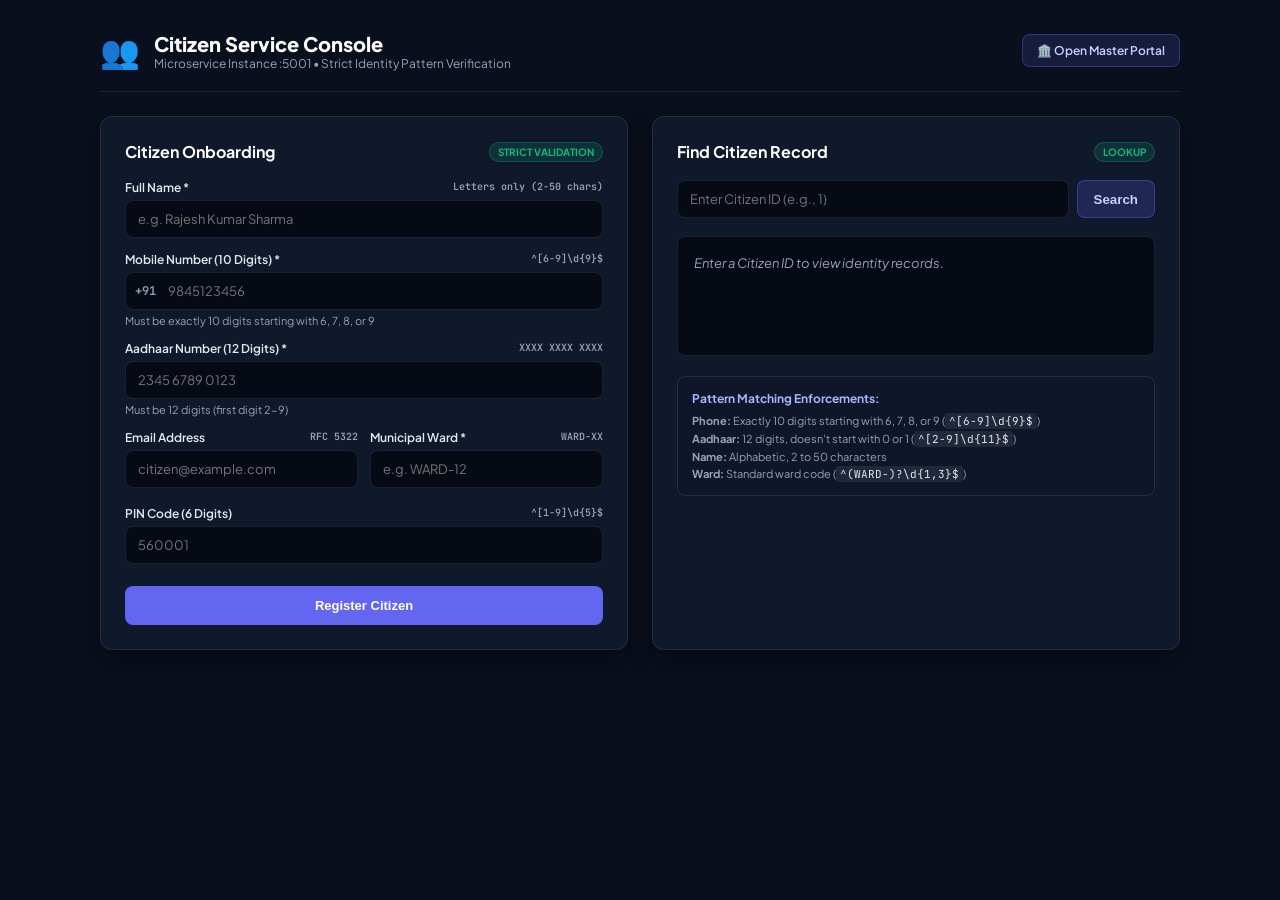
<file: citizen-service/frontend/index.html>
<!DOCTYPE html>
<html lang="en">
<head>
    <meta charset="UTF-8">
    <meta name="viewport" content="width=device-width, initial-scale=1.0">
    <title>Citizen Service | Community Civic Portal</title>
    <link rel="preconnect" href="https://fonts.googleapis.com">
    <link rel="preconnect" href="https://fonts.gstatic.com" crossorigin>
    <link href="https://fonts.googleapis.com/css2?family=JetBrains+Mono:wght@400;600&family=Plus+Jakarta+Sans:wght@400;500;600;700;800&display=swap" rel="stylesheet">
    <link rel="stylesheet" href="style.css">
</head>
<body>
    <div class="container">
        <header class="service-header">
            <div class="brand">
                <span class="emblem">👥</span>
                <div>
                    <h1>Citizen Service Console</h1>
                    <p class="subtitle">Microservice Instance :5001 &bull; Strict Identity Pattern Verification</p>
                </div>
            </div>
            <a href="http://127.0.0.1:5000/portal" class="portal-link-btn">🏛️ Open Master Portal</a>
        </header>

        <div class="grid-layout">
            <!-- Registration Form -->
            <section class="card">
                <div class="card-title-row">
                    <h2>Citizen Onboarding</h2>
                    <span class="badge">STRICT VALIDATION</span>
                </div>

                <form id="citizenForm" novalidate>
                    <div class="form-group">
                        <label>Full Name * <span class="pattern-info">Letters only (2-50 chars)</span></label>
                        <input type="text" id="name" placeholder="e.g. Rajesh Kumar Sharma" required autocomplete="off">
                        <div class="hint" id="nameHint"></div>
                    </div>

                    <div class="form-group">
                        <label>Mobile Number (10 Digits) * <span class="pattern-info">^[6-9]\d{9}$</span></label>
                        <div class="input-prefix-box">
                            <span class="prefix">+91</span>
                            <input type="tel" id="phone" maxlength="10" placeholder="9845123456" required autocomplete="off">
                        </div>
                        <div class="hint" id="phoneHint">Must be exactly 10 digits starting with 6, 7, 8, or 9</div>
                    </div>

                    <div class="form-group">
                        <label>Aadhaar Number (12 Digits) * <span class="pattern-info">XXXX XXXX XXXX</span></label>
                        <input type="text" id="aadhaar" maxlength="14" placeholder="2345 6789 0123" required autocomplete="off">
                        <div class="hint" id="aadhaarHint">Must be 12 digits (first digit 2-9)</div>
                    </div>

                    <div class="form-row">
                        <div class="form-group">
                            <label>Email Address <span class="pattern-info">RFC 5322</span></label>
                            <input type="email" id="email" placeholder="citizen@example.com" autocomplete="off">
                            <div class="hint" id="emailHint"></div>
                        </div>

                        <div class="form-group">
                            <label>Municipal Ward * <span class="pattern-info">WARD-XX</span></label>
                            <input type="text" id="ward" placeholder="e.g. WARD-12" required autocomplete="off">
                            <div class="hint" id="wardHint"></div>
                        </div>
                    </div>

                    <div class="form-group">
                        <label>PIN Code (6 Digits) <span class="pattern-info">^[1-9]\d{5}$</span></label>
                        <input type="text" id="pincode" maxlength="6" placeholder="560001" autocomplete="off">
                        <div class="hint" id="pincodeHint"></div>
                    </div>

                    <button type="submit" class="submit-btn" id="btnSubmit">Register Citizen</button>
                </form>

                <div id="result" class="result-box" style="display:none;"></div>
            </section>

            <!-- Search & Details -->
            <section class="card">
                <div class="card-title-row">
                    <h2>Find Citizen Record</h2>
                    <span class="badge">LOOKUP</span>
                </div>

                <div class="search-box">
                    <input type="number" id="searchId" placeholder="Enter Citizen ID (e.g., 1)">
                    <button type="button" class="btn-search" onclick="findCitizen()">Search</button>
                </div>

                <div id="citizenDetails" class="details-box">
                    <p class="placeholder-text">Enter a Citizen ID to view identity records.</p>
                </div>

                <div class="pattern-legend">
                    <h3>Pattern Matching Enforcements:</h3>
                    <ul>
                        <li><strong>Phone:</strong> Exactly 10 digits starting with 6, 7, 8, or 9 (<code>^[6-9]\d{9}$</code>)</li>
                        <li><strong>Aadhaar:</strong> 12 digits, doesn't start with 0 or 1 (<code>^[2-9]\d{11}$</code>)</li>
                        <li><strong>Name:</strong> Alphabetic, 2 to 50 characters</li>
                        <li><strong>Ward:</strong> Standard ward code (<code>^(WARD-)?\d{1,3}$</code>)</li>
                    </ul>
                </div>
            </section>
        </div>
    </div>

    <script src="script.js"></script>
</body>
</html>
</file>
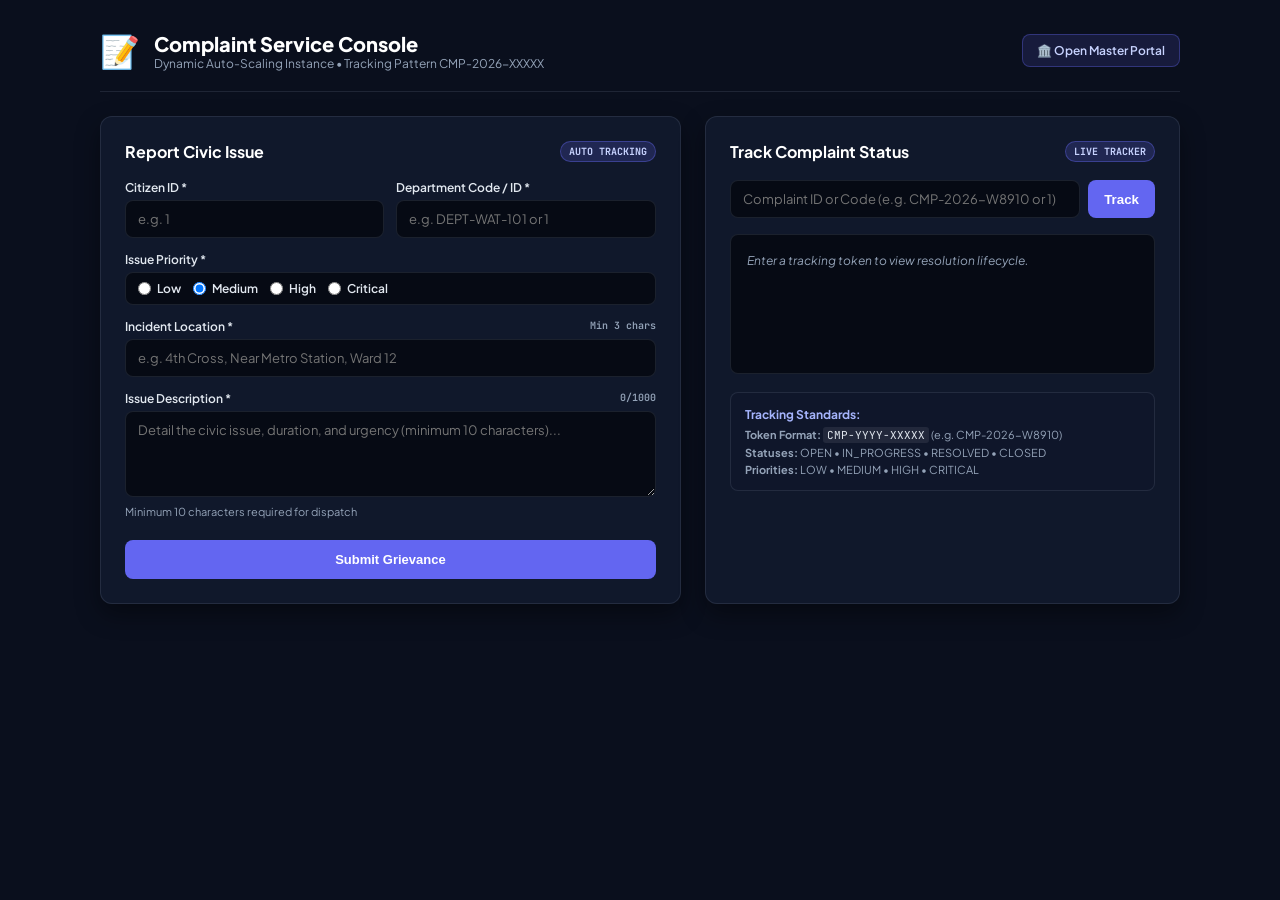
<file: complaint-service/frontend/index.html>
<!DOCTYPE html>
<html lang="en">
<head>
    <meta charset="UTF-8">
    <meta name="viewport" content="width=device-width, initial-scale=1.0">
    <title>Complaint Service | Municipal Grievance Center</title>
    <link rel="preconnect" href="https://fonts.googleapis.com">
    <link rel="preconnect" href="https://fonts.gstatic.com" crossorigin>
    <link href="https://fonts.googleapis.com/css2?family=JetBrains+Mono:wght@400;600;700&family=Plus+Jakarta+Sans:wght@400;500;600;700;800&display=swap" rel="stylesheet">
    <link rel="stylesheet" href="style.css">
</head>
<body>
    <div class="container">
        <header class="service-header">
            <div class="brand">
                <span class="emblem">📝</span>
                <div>
                    <h1>Complaint Service Console</h1>
                    <p class="subtitle">Dynamic Auto-Scaling Instance &bull; Tracking Pattern CMP-2026-XXXXX</p>
                </div>
            </div>
            <a href="http://127.0.0.1:5000/portal#complaints" class="portal-link-btn">🏛️ Open Master Portal</a>
        </header>

        <div class="grid-layout">
            <!-- Submit Complaint -->
            <section class="card">
                <div class="card-title-row">
                    <h2>Report Civic Issue</h2>
                    <span class="badge">AUTO TRACKING</span>
                </div>

                <form id="complaintForm" onsubmit="handleSubmit(event)" novalidate>
                    <div class="form-row">
                        <div class="form-group">
                            <label>Citizen ID *</label>
                            <input type="number" id="citizenId" placeholder="e.g. 1" required>
                        </div>
                        <div class="form-group">
                            <label>Department Code / ID *</label>
                            <input type="text" id="departmentId" placeholder="e.g. DEPT-WAT-101 or 1" required>
                        </div>
                    </div>

                    <div class="form-group">
                        <label>Issue Priority *</label>
                        <div class="priority-group">
                            <label><input type="radio" name="priority" value="LOW"> Low</label>
                            <label><input type="radio" name="priority" value="MEDIUM" checked> Medium</label>
                            <label><input type="radio" name="priority" value="HIGH"> High</label>
                            <label><input type="radio" name="priority" value="CRITICAL"> Critical</label>
                        </div>
                    </div>

                    <div class="form-group">
                        <label>Incident Location * <span class="pattern-info">Min 3 chars</span></label>
                        <input type="text" id="location" placeholder="e.g. 4th Cross, Near Metro Station, Ward 12" required>
                    </div>

                    <div class="form-group">
                        <label>Issue Description * <span class="pattern-info" id="descCounter">0/1000</span></label>
                        <textarea id="description" rows="4" placeholder="Detail the civic issue, duration, and urgency (minimum 10 characters)..." required oninput="document.getElementById('descCounter').innerText = this.value.length + '/1000'"></textarea>
                        <div class="hint">Minimum 10 characters required for dispatch</div>
                    </div>

                    <button type="submit" class="submit-btn" id="btnSubmit">Submit Grievance</button>
                </form>

                <div id="result" class="result-box" style="display:none;"></div>
            </section>

            <!-- Track Complaint -->
            <section class="card">
                <div class="card-title-row">
                    <h2>Track Complaint Status</h2>
                    <span class="badge">LIVE TRACKER</span>
                </div>

                <div class="search-box">
                    <input type="text" id="searchComplaintId" placeholder="Complaint ID or Code (e.g. CMP-2026-W8910 or 1)">
                    <button type="button" class="btn-search" onclick="findComplaint()">Track</button>
                </div>

                <div id="complaintDetails" class="details-box">
                    <p class="placeholder-text">Enter a tracking token to view resolution lifecycle.</p>
                </div>

                <div class="pattern-legend">
                    <h3>Tracking Standards:</h3>
                    <ul>
                        <li><strong>Token Format:</strong> <code>CMP-YYYY-XXXXX</code> (e.g. CMP-2026-W8910)</li>
                        <li><strong>Statuses:</strong> OPEN &bull; IN_PROGRESS &bull; RESOLVED &bull; CLOSED</li>
                        <li><strong>Priorities:</strong> LOW &bull; MEDIUM &bull; HIGH &bull; CRITICAL</li>
                    </ul>
                </div>
            </section>
        </div>
    </div>

    <script src="script.js"></script>
</body>
</html>
</file>
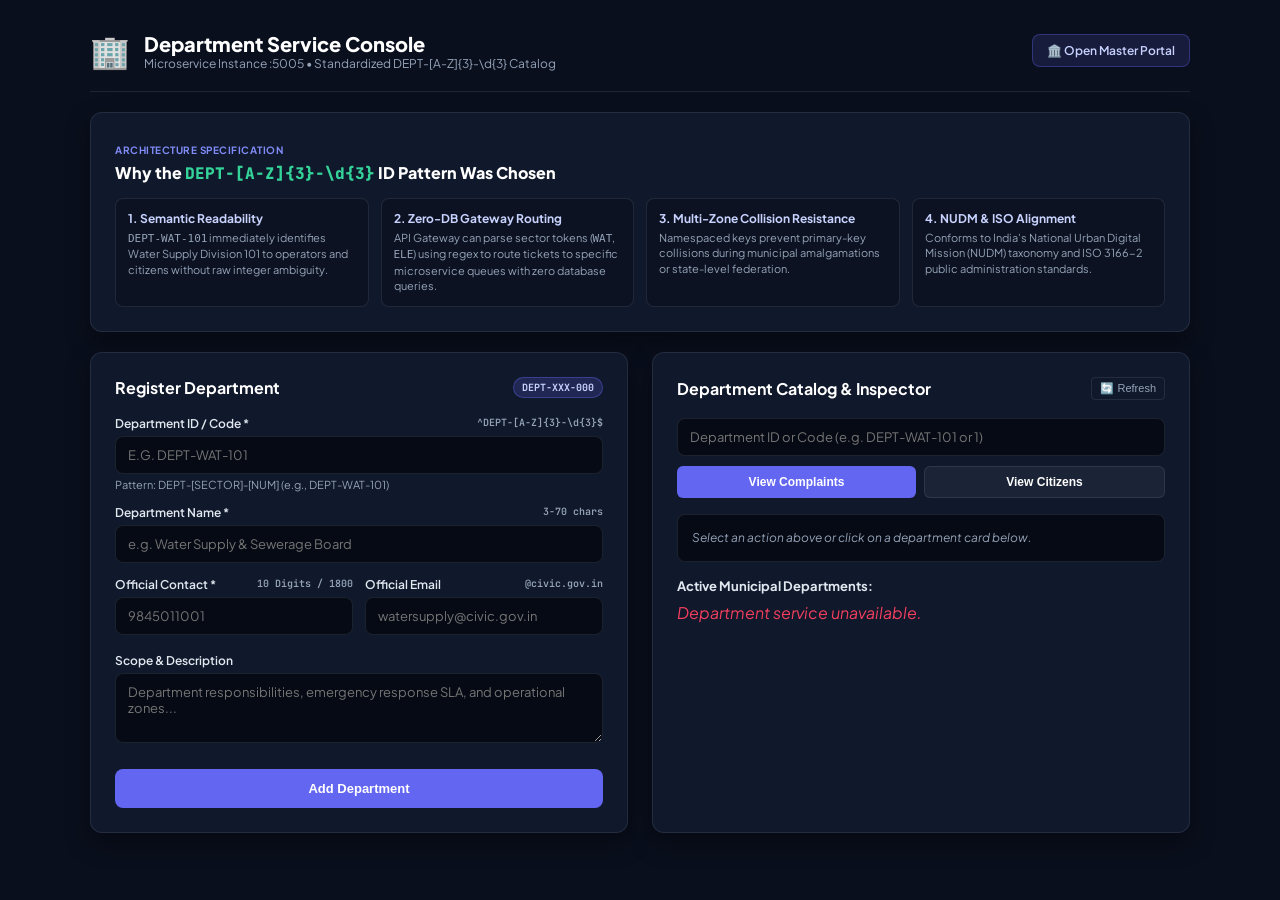
<file: department-service/frontend/index.html>
<!DOCTYPE html>
<html lang="en">
<head>
    <meta charset="UTF-8">
    <meta name="viewport" content="width=device-width, initial-scale=1.0">
    <title>Department Service | Municipal Microservices Portal</title>
    <link rel="preconnect" href="https://fonts.googleapis.com">
    <link rel="preconnect" href="https://fonts.gstatic.com" crossorigin>
    <link href="https://fonts.googleapis.com/css2?family=JetBrains+Mono:wght@400;600;700&family=Plus+Jakarta+Sans:wght@400;500;600;700;800&display=swap" rel="stylesheet">
    <link rel="stylesheet" href="style.css">
</head>
<body>
    <div class="container">
        <header class="service-header">
            <div class="brand">
                <span class="emblem">🏢</span>
                <div>
                    <h1>Department Service Console</h1>
                    <p class="subtitle">Microservice Instance :5005 &bull; Standardized DEPT-[A-Z]{3}-\d{3} Catalog</p>
                </div>
            </div>
            <a href="http://127.0.0.1:5000/portal#departments" class="portal-link-btn">🏛️ Open Master Portal</a>
        </header>

        <!-- Department ID Pattern Justification Banner -->
        <section class="card justification-banner">
            <div class="just-header">
                <span class="tag">ARCHITECTURE SPECIFICATION</span>
                <h2>Why the <code>DEPT-[A-Z]{3}-\d{3}</code> ID Pattern Was Chosen</h2>
            </div>
            <div class="just-grid">
                <div class="just-item">
                    <h4>1. Semantic Readability</h4>
                    <p><code>DEPT-WAT-101</code> immediately identifies Water Supply Division 101 to operators and citizens without raw integer ambiguity.</p>
                </div>
                <div class="just-item">
                    <h4>2. Zero-DB Gateway Routing</h4>
                    <p>API Gateway can parse sector tokens (<code>WAT</code>, <code>ELE</code>) using regex to route tickets to specific microservice queues with zero database queries.</p>
                </div>
                <div class="just-item">
                    <h4>3. Multi-Zone Collision Resistance</h4>
                    <p>Namespaced keys prevent primary-key collisions during municipal amalgamations or state-level federation.</p>
                </div>
                <div class="just-item">
                    <h4>4. NUDM & ISO Alignment</h4>
                    <p>Conforms to India's National Urban Digital Mission (NUDM) taxonomy and ISO 3166-2 public administration standards.</p>
                </div>
            </div>
        </section>

        <div class="grid-layout" style="margin-top: 20px;">
            <!-- Register Department -->
            <section class="card">
                <div class="card-title-row">
                    <h2>Register Department</h2>
                    <span class="badge">DEPT-XXX-000</span>
                </div>

                <form id="deptForm" onsubmit="handleDeptSubmit(event)" novalidate>
                    <div class="form-group">
                        <label>Department ID / Code * <span class="pattern-info">^DEPT-[A-Z]{3}-\d{3}$</span></label>
                        <input type="text" id="code" placeholder="e.g. DEPT-WAT-101" required autocomplete="off" style="text-transform: uppercase;">
                        <div class="hint" id="codeHint">Pattern: DEPT-[SECTOR]-[NUM] (e.g., DEPT-WAT-101)</div>
                    </div>

                    <div class="form-group">
                        <label>Department Name * <span class="pattern-info">3-70 chars</span></label>
                        <input type="text" id="name" placeholder="e.g. Water Supply & Sewerage Board" required autocomplete="off">
                        <div class="hint" id="nameHint"></div>
                    </div>

                    <div class="form-row">
                        <div class="form-group">
                            <label>Official Contact * <span class="pattern-info">10 Digits / 1800</span></label>
                            <input type="tel" id="contact" placeholder="9845011001" required autocomplete="off">
                            <div class="hint" id="contactHint"></div>
                        </div>

                        <div class="form-group">
                            <label>Official Email <span class="pattern-info">@civic.gov.in</span></label>
                            <input type="email" id="email" placeholder="watersupply@civic.gov.in" autocomplete="off">
                        </div>
                    </div>

                    <div class="form-group">
                        <label>Scope & Description</label>
                        <textarea id="description" placeholder="Department responsibilities, emergency response SLA, and operational zones..." rows="3"></textarea>
                    </div>

                    <button type="submit" class="submit-btn" id="btnSubmit">Add Department</button>
                </form>

                <div id="result" class="result-box" style="display:none;"></div>
            </section>

            <!-- Department Explorer & Records -->
            <section class="card">
                <div class="card-title-row">
                    <h2>Department Catalog & Inspector</h2>
                    <button class="btn-refresh" onclick="loadDepartments()">🔄 Refresh</button>
                </div>

                <div class="lookup-controls">
                    <input type="text" id="deptLookupId" placeholder="Department ID or Code (e.g. DEPT-WAT-101 or 1)">
                    <div class="lookup-btns">
                        <button type="button" class="btn-action" onclick="loadDepartmentComplaints()">View Complaints</button>
                        <button type="button" class="btn-action secondary" onclick="loadDepartmentCitizens()">View Citizens</button>
                    </div>
                </div>

                <div id="deptDetails" class="details-box">
                    <p class="placeholder-text">Select an action above or click on a department card below.</p>
                </div>

                <h3 style="font-size:13px; color:#e2e8f0; margin-bottom: 8px;">Active Municipal Departments:</h3>
                <div id="departmentsList" class="depts-mini-list">
                    <div class="placeholder-text">Loading departments...</div>
                </div>
            </section>
        </div>
    </div>

    <script src="script.js"></script>
</body>
</html>
</file>
<file: citizen-service/frontend/style.css>
:root {
    --bg-base: #0a0f1d;
    --bg-card: rgba(18, 27, 46, 0.85);
    --border: rgba(148, 163, 184, 0.15);
    --text-main: #f8fafc;
    --text-muted: #94a3b8;
    --primary: #6366f1;
    --primary-hover: #4f46e5;
    --emerald: #10b981;
    --rose: #f43f5e;
    --font-sans: 'Plus Jakarta Sans', -apple-system, BlinkMacSystemFont, sans-serif;
    --font-mono: 'JetBrains Mono', monospace;
}

* { box-sizing: border-box; margin: 0; padding: 0; }
body {
    background: var(--bg-base);
    color: var(--text-main);
    font-family: var(--font-sans);
    padding: 30px 20px;
    min-height: 100vh;
}

.container { max-width: 1080px; margin: 0 auto; }

.service-header {
    display: flex;
    justify-content: space-between;
    align-items: center;
    padding-bottom: 20px;
    margin-bottom: 24px;
    border-bottom: 1px solid var(--border);
}

.brand { display: flex; align-items: center; gap: 14px; }
.emblem { font-size: 32px; }
.brand h1 { font-size: 20px; font-weight: 800; color: #ffffff; }
.subtitle { font-size: 12px; color: var(--text-muted); }

.portal-link-btn {
    padding: 8px 14px;
    border-radius: 8px;
    background: rgba(99, 102, 241, 0.15);
    border: 1px solid rgba(99, 102, 241, 0.35);
    color: #c7d2fe;
    text-decoration: none;
    font-size: 12px;
    font-weight: 600;
    transition: all 0.2s;
}
.portal-link-btn:hover { background: var(--primary); color: #fff; }

.grid-layout { display: grid; grid-template-columns: 1fr 1fr; gap: 24px; }

.card {
    background: var(--bg-card);
    border: 1px solid var(--border);
    border-radius: 12px;
    padding: 24px;
    box-shadow: 0 10px 25px rgba(0, 0, 0, 0.4);
}

.card-title-row {
    display: flex;
    justify-content: space-between;
    align-items: center;
    margin-bottom: 18px;
}
.card-title-row h2 { font-size: 16px; font-weight: 700; color: #ffffff; }

.badge {
    font-size: 10px;
    font-weight: 700;
    padding: 3px 8px;
    border-radius: 999px;
    background: rgba(16, 185, 129, 0.15);
    color: var(--emerald);
    border: 1px solid rgba(16, 185, 129, 0.3);
}

.form-group { margin-bottom: 14px; }
.form-row { display: grid; grid-template-columns: 1fr 1fr; gap: 12px; }

label {
    display: flex;
    justify-content: space-between;
    font-size: 12px;
    font-weight: 600;
    color: #e2e8f0;
    margin-bottom: 5px;
}
.pattern-info { font-family: var(--font-mono); font-size: 10px; color: var(--text-muted); }

input {
    width: 100%;
    padding: 10px 12px;
    border-radius: 8px;
    background: #060a14;
    border: 1px solid var(--border);
    color: #ffffff;
    font-family: var(--font-sans);
    font-size: 13px;
    outline: none;
    transition: all 0.2s;
}
input:focus { border-color: var(--primary); box-shadow: 0 0 0 3px rgba(99, 102, 241, 0.25); }
input.is-valid { border-color: var(--emerald); }
input.is-invalid { border-color: var(--rose); }

.input-prefix-box { display: flex; align-items: center; position: relative; }
.prefix { position: absolute; left: 10px; font-family: var(--font-mono); font-size: 12px; color: var(--text-muted); font-weight: 600; }
.input-prefix-box input { padding-left: 42px; }

.hint { font-size: 11px; color: var(--text-muted); margin-top: 4px; }
.hint.error { color: var(--rose); font-weight: 600; }
.hint.success { color: var(--emerald); font-weight: 600; }

.submit-btn {
    width: 100%;
    padding: 12px;
    border-radius: 8px;
    background: var(--primary);
    border: none;
    color: #fff;
    font-size: 13px;
    font-weight: 700;
    cursor: pointer;
    transition: all 0.2s;
    margin-top: 8px;
}
.submit-btn:hover { background: var(--primary-hover); transform: translateY(-1px); }

.search-box { display: flex; gap: 8px; margin-bottom: 18px; }
.btn-search {
    padding: 10px 16px;
    border-radius: 8px;
    background: rgba(99, 102, 241, 0.2);
    border: 1px solid rgba(99, 102, 241, 0.4);
    color: #c7d2fe;
    font-weight: 600;
    cursor: pointer;
}
.btn-search:hover { background: var(--primary); color: #fff; }

.details-box {
    background: #060a14;
    border: 1px solid var(--border);
    border-radius: 8px;
    padding: 16px;
    min-height: 120px;
    font-size: 13px;
    line-height: 1.6;
    margin-bottom: 20px;
}
.placeholder-text { color: var(--text-muted); font-style: italic; }

.pattern-legend {
    background: rgba(15, 23, 42, 0.6);
    border: 1px solid var(--border);
    border-radius: 8px;
    padding: 14px;
    font-size: 11px;
}
.pattern-legend h3 { font-size: 12px; color: #a5b4fc; margin-bottom: 8px; }
.pattern-legend ul { list-style: none; display: flex; flex-direction: column; gap: 4px; color: var(--text-muted); }
.pattern-legend code { font-family: var(--font-mono); color: #e2e8f0; background: rgba(255, 255, 255, 0.08); padding: 1px 4px; border-radius: 3px; }

.result-box {
    margin-top: 14px;
    padding: 12px;
    border-radius: 8px;
    font-size: 12px;
    line-height: 1.5;
}
.result-box.success { background: rgba(16, 185, 129, 0.15); border: 1px solid rgba(16, 185, 129, 0.3); color: #6ee7b7; }
.result-box.error { background: rgba(244, 63, 94, 0.15); border: 1px solid rgba(244, 63, 94, 0.3); color: #fda4af; }

@media (max-width: 768px) {
    .grid-layout { grid-template-columns: 1fr; }
}
</file>
<file: complaint-service/frontend/style.css>
:root {
    --bg-base: #0a0f1d;
    --bg-card: rgba(18, 27, 46, 0.85);
    --border: rgba(148, 163, 184, 0.15);
    --text-main: #f8fafc;
    --text-muted: #94a3b8;
    --primary: #6366f1;
    --emerald: #10b981;
    --rose: #f43f5e;
    --font-sans: 'Plus Jakarta Sans', sans-serif;
    --font-mono: 'JetBrains Mono', monospace;
}

* { box-sizing: border-box; margin: 0; padding: 0; }
body {
    background: var(--bg-base);
    color: var(--text-main);
    font-family: var(--font-sans);
    padding: 30px 20px;
    min-height: 100vh;
}

.container { max-width: 1080px; margin: 0 auto; }

.service-header {
    display: flex;
    justify-content: space-between;
    align-items: center;
    padding-bottom: 20px;
    margin-bottom: 24px;
    border-bottom: 1px solid var(--border);
}

.brand { display: flex; align-items: center; gap: 14px; }
.emblem { font-size: 32px; }
.brand h1 { font-size: 20px; font-weight: 800; color: #ffffff; }
.subtitle { font-size: 12px; color: var(--text-muted); }

.portal-link-btn {
    padding: 8px 14px;
    border-radius: 8px;
    background: rgba(99, 102, 241, 0.15);
    border: 1px solid rgba(99, 102, 241, 0.35);
    color: #c7d2fe;
    text-decoration: none;
    font-size: 12px;
    font-weight: 600;
}
.portal-link-btn:hover { background: var(--primary); color: #fff; }

.grid-layout { display: grid; grid-template-columns: 1.1fr 0.9fr; gap: 24px; }

.card {
    background: var(--bg-card);
    border: 1px solid var(--border);
    border-radius: 12px;
    padding: 24px;
    box-shadow: 0 10px 25px rgba(0, 0, 0, 0.4);
}

.card-title-row {
    display: flex;
    justify-content: space-between;
    align-items: center;
    margin-bottom: 18px;
}
.card-title-row h2 { font-size: 16px; font-weight: 700; color: #ffffff; }

.badge {
    font-family: var(--font-mono);
    font-size: 10px;
    font-weight: 700;
    padding: 3px 8px;
    border-radius: 999px;
    background: rgba(99, 102, 241, 0.2);
    color: #c7d2fe;
    border: 1px solid rgba(99, 102, 241, 0.4);
}

.form-group { margin-bottom: 14px; }
.form-row { display: grid; grid-template-columns: 1fr 1fr; gap: 12px; }

label {
    display: flex;
    justify-content: space-between;
    font-size: 12px;
    font-weight: 600;
    color: #e2e8f0;
    margin-bottom: 5px;
}
.pattern-info { font-family: var(--font-mono); font-size: 10px; color: var(--text-muted); }

input, textarea {
    width: 100%;
    padding: 10px 12px;
    border-radius: 8px;
    background: #060a14;
    border: 1px solid var(--border);
    color: #ffffff;
    font-family: var(--font-sans);
    font-size: 13px;
    outline: none;
    transition: all 0.2s;
}
input:focus, textarea:focus { border-color: var(--primary); box-shadow: 0 0 0 3px rgba(99, 102, 241, 0.25); }

.priority-group {
    display: flex;
    gap: 12px;
    background: #060a14;
    padding: 8px 12px;
    border-radius: 8px;
    border: 1px solid var(--border);
}
.priority-group label {
    display: flex;
    align-items: center;
    gap: 6px;
    font-size: 12px;
    cursor: pointer;
    margin: 0;
}

.hint { font-size: 11px; color: var(--text-muted); margin-top: 4px; }

.submit-btn {
    width: 100%;
    padding: 12px;
    border-radius: 8px;
    background: var(--primary);
    border: none;
    color: #fff;
    font-size: 13px;
    font-weight: 700;
    cursor: pointer;
    transition: all 0.2s;
    margin-top: 8px;
}
.submit-btn:hover { background: #4f46e5; }

.search-box { display: flex; gap: 8px; margin-bottom: 16px; }
.btn-search {
    padding: 10px 16px;
    border-radius: 8px;
    background: var(--primary);
    border: none;
    color: #fff;
    font-weight: 600;
    cursor: pointer;
}

.details-box {
    background: #060a14;
    border: 1px solid var(--border);
    border-radius: 8px;
    padding: 16px;
    min-height: 140px;
    font-size: 12px;
    line-height: 1.6;
    margin-bottom: 18px;
}
.placeholder-text { color: var(--text-muted); font-style: italic; }

.pattern-legend {
    background: rgba(15, 23, 42, 0.6);
    border: 1px solid var(--border);
    border-radius: 8px;
    padding: 14px;
    font-size: 11px;
}
.pattern-legend h3 { font-size: 12px; color: #a5b4fc; margin-bottom: 6px; }
.pattern-legend ul { list-style: none; display: flex; flex-direction: column; gap: 4px; color: var(--text-muted); }
.pattern-legend code { font-family: var(--font-mono); color: #e2e8f0; background: rgba(255, 255, 255, 0.08); padding: 1px 4px; border-radius: 3px; }

.result-box {
    margin-top: 14px;
    padding: 12px;
    border-radius: 8px;
    font-size: 12px;
    line-height: 1.5;
}
.result-box.success { background: rgba(16, 185, 129, 0.15); border: 1px solid rgba(16, 185, 129, 0.3); color: #6ee7b7; }
.result-box.error { background: rgba(244, 63, 94, 0.15); border: 1px solid rgba(244, 63, 94, 0.3); color: #fda4af; }

@media (max-width: 800px) {
    .grid-layout { grid-template-columns: 1fr; }
}
</file>
<file: department-service/frontend/style.css>
:root {
    --bg-base: #0a0f1d;
    --bg-card: rgba(18, 27, 46, 0.85);
    --border: rgba(148, 163, 184, 0.15);
    --text-main: #f8fafc;
    --text-muted: #94a3b8;
    --primary: #6366f1;
    --emerald: #10b981;
    --rose: #f43f5e;
    --font-sans: 'Plus Jakarta Sans', sans-serif;
    --font-mono: 'JetBrains Mono', monospace;
}

* { box-sizing: border-box; margin: 0; padding: 0; }
body {
    background: var(--bg-base);
    color: var(--text-main);
    font-family: var(--font-sans);
    padding: 30px 20px;
    min-height: 100vh;
}

.container { max-width: 1100px; margin: 0 auto; }

.service-header {
    display: flex;
    justify-content: space-between;
    align-items: center;
    padding-bottom: 20px;
    margin-bottom: 20px;
    border-bottom: 1px solid var(--border);
}

.brand { display: flex; align-items: center; gap: 14px; }
.emblem { font-size: 32px; }
.brand h1 { font-size: 20px; font-weight: 800; color: #ffffff; }
.subtitle { font-size: 12px; color: var(--text-muted); }

.portal-link-btn {
    padding: 8px 14px;
    border-radius: 8px;
    background: rgba(99, 102, 241, 0.15);
    border: 1px solid rgba(99, 102, 241, 0.35);
    color: #c7d2fe;
    text-decoration: none;
    font-size: 12px;
    font-weight: 600;
}
.portal-link-btn:hover { background: var(--primary); color: #fff; }

.justification-banner {
    background: linear-gradient(135deg, rgba(30, 41, 59, 0.8), rgba(15, 23, 42, 0.9));
    border: 1px solid rgba(99, 102, 241, 0.35);
    padding: 20px;
}
.just-header { margin-bottom: 14px; }
.tag { font-size: 10px; font-weight: 700; color: #818cf8; letter-spacing: 0.05em; }
.just-header h2 { font-size: 16px; font-weight: 800; color: #fff; margin-top: 4px; }
.just-header code { color: #34d399; font-family: var(--font-mono); }

.just-grid { display: grid; grid-template-columns: repeat(4, 1fr); gap: 12px; }
.just-item {
    background: rgba(10, 16, 28, 0.6);
    border: 1px solid var(--border);
    border-radius: 8px;
    padding: 12px;
}
.just-item h4 { font-size: 12px; font-weight: 700; color: #c7d2fe; margin-bottom: 4px; }
.just-item p { font-size: 11px; color: var(--text-muted); line-height: 1.4; }

.grid-layout { display: grid; grid-template-columns: 1fr 1fr; gap: 24px; }

.card {
    background: var(--bg-card);
    border: 1px solid var(--border);
    border-radius: 12px;
    padding: 24px;
    box-shadow: 0 10px 25px rgba(0, 0, 0, 0.4);
}

.card-title-row {
    display: flex;
    justify-content: space-between;
    align-items: center;
    margin-bottom: 18px;
}
.card-title-row h2 { font-size: 16px; font-weight: 700; color: #ffffff; }

.badge {
    font-family: var(--font-mono);
    font-size: 10px;
    font-weight: 700;
    padding: 3px 8px;
    border-radius: 999px;
    background: rgba(99, 102, 241, 0.2);
    color: #c7d2fe;
    border: 1px solid rgba(99, 102, 241, 0.4);
}

.form-group { margin-bottom: 14px; }
.form-row { display: grid; grid-template-columns: 1fr 1fr; gap: 12px; }

label {
    display: flex;
    justify-content: space-between;
    font-size: 12px;
    font-weight: 600;
    color: #e2e8f0;
    margin-bottom: 5px;
}
.pattern-info { font-family: var(--font-mono); font-size: 10px; color: var(--text-muted); }

input, textarea {
    width: 100%;
    padding: 10px 12px;
    border-radius: 8px;
    background: #060a14;
    border: 1px solid var(--border);
    color: #ffffff;
    font-family: var(--font-sans);
    font-size: 13px;
    outline: none;
    transition: all 0.2s;
}
input:focus, textarea:focus { border-color: var(--primary); box-shadow: 0 0 0 3px rgba(99, 102, 241, 0.25); }
input.is-valid { border-color: var(--emerald); }
input.is-invalid { border-color: var(--rose); }

.hint { font-size: 11px; color: var(--text-muted); margin-top: 4px; }
.hint.error { color: var(--rose); font-weight: 600; }
.hint.success { color: var(--emerald); font-weight: 600; }

.submit-btn {
    width: 100%;
    padding: 12px;
    border-radius: 8px;
    background: var(--primary);
    border: none;
    color: #fff;
    font-size: 13px;
    font-weight: 700;
    cursor: pointer;
    transition: all 0.2s;
    margin-top: 8px;
}
.submit-btn:hover { background: #4f46e5; }

.lookup-controls { display: flex; flex-direction: column; gap: 10px; margin-bottom: 16px; }
.lookup-btns { display: flex; gap: 8px; }
.btn-action {
    flex: 1;
    padding: 8px 12px;
    border-radius: 6px;
    background: var(--primary);
    border: none;
    color: #fff;
    font-size: 12px;
    font-weight: 600;
    cursor: pointer;
}
.btn-action.secondary {
    background: rgba(30, 41, 59, 0.8);
    border: 1px solid var(--border);
}

.btn-refresh {
    background: transparent;
    border: 1px solid var(--border);
    color: var(--text-muted);
    border-radius: 4px;
    padding: 4px 8px;
    cursor: pointer;
    font-size: 11px;
}

.details-box {
    background: #060a14;
    border: 1px solid var(--border);
    border-radius: 8px;
    padding: 14px;
    max-height: 180px;
    overflow-y: auto;
    font-size: 12px;
    line-height: 1.5;
    margin-bottom: 16px;
}
.placeholder-text { color: var(--text-muted); font-style: italic; }

.depts-mini-list {
    display: flex;
    flex-direction: column;
    gap: 8px;
    max-height: 220px;
    overflow-y: auto;
}

.mini-dept-item {
    background: rgba(15, 23, 42, 0.7);
    border: 1px solid var(--border);
    border-radius: 6px;
    padding: 10px 12px;
    display: flex;
    justify-content: space-between;
    align-items: center;
    cursor: pointer;
    transition: all 0.2s;
}
.mini-dept-item:hover { border-color: var(--primary); background: rgba(30, 41, 59, 0.8); }
.mini-dept-item code { font-family: var(--font-mono); color: #818cf8; font-weight: 700; font-size: 12px; }

.result-box {
    margin-top: 14px;
    padding: 12px;
    border-radius: 8px;
    font-size: 12px;
    line-height: 1.5;
}
.result-box.success { background: rgba(16, 185, 129, 0.15); border: 1px solid rgba(16, 185, 129, 0.3); color: #6ee7b7; }
.result-box.error { background: rgba(244, 63, 94, 0.15); border: 1px solid rgba(244, 63, 94, 0.3); color: #fda4af; }

@media (max-width: 900px) {
    .just-grid { grid-template-columns: 1fr 1fr; }
    .grid-layout { grid-template-columns: 1fr; }
}
</file>
